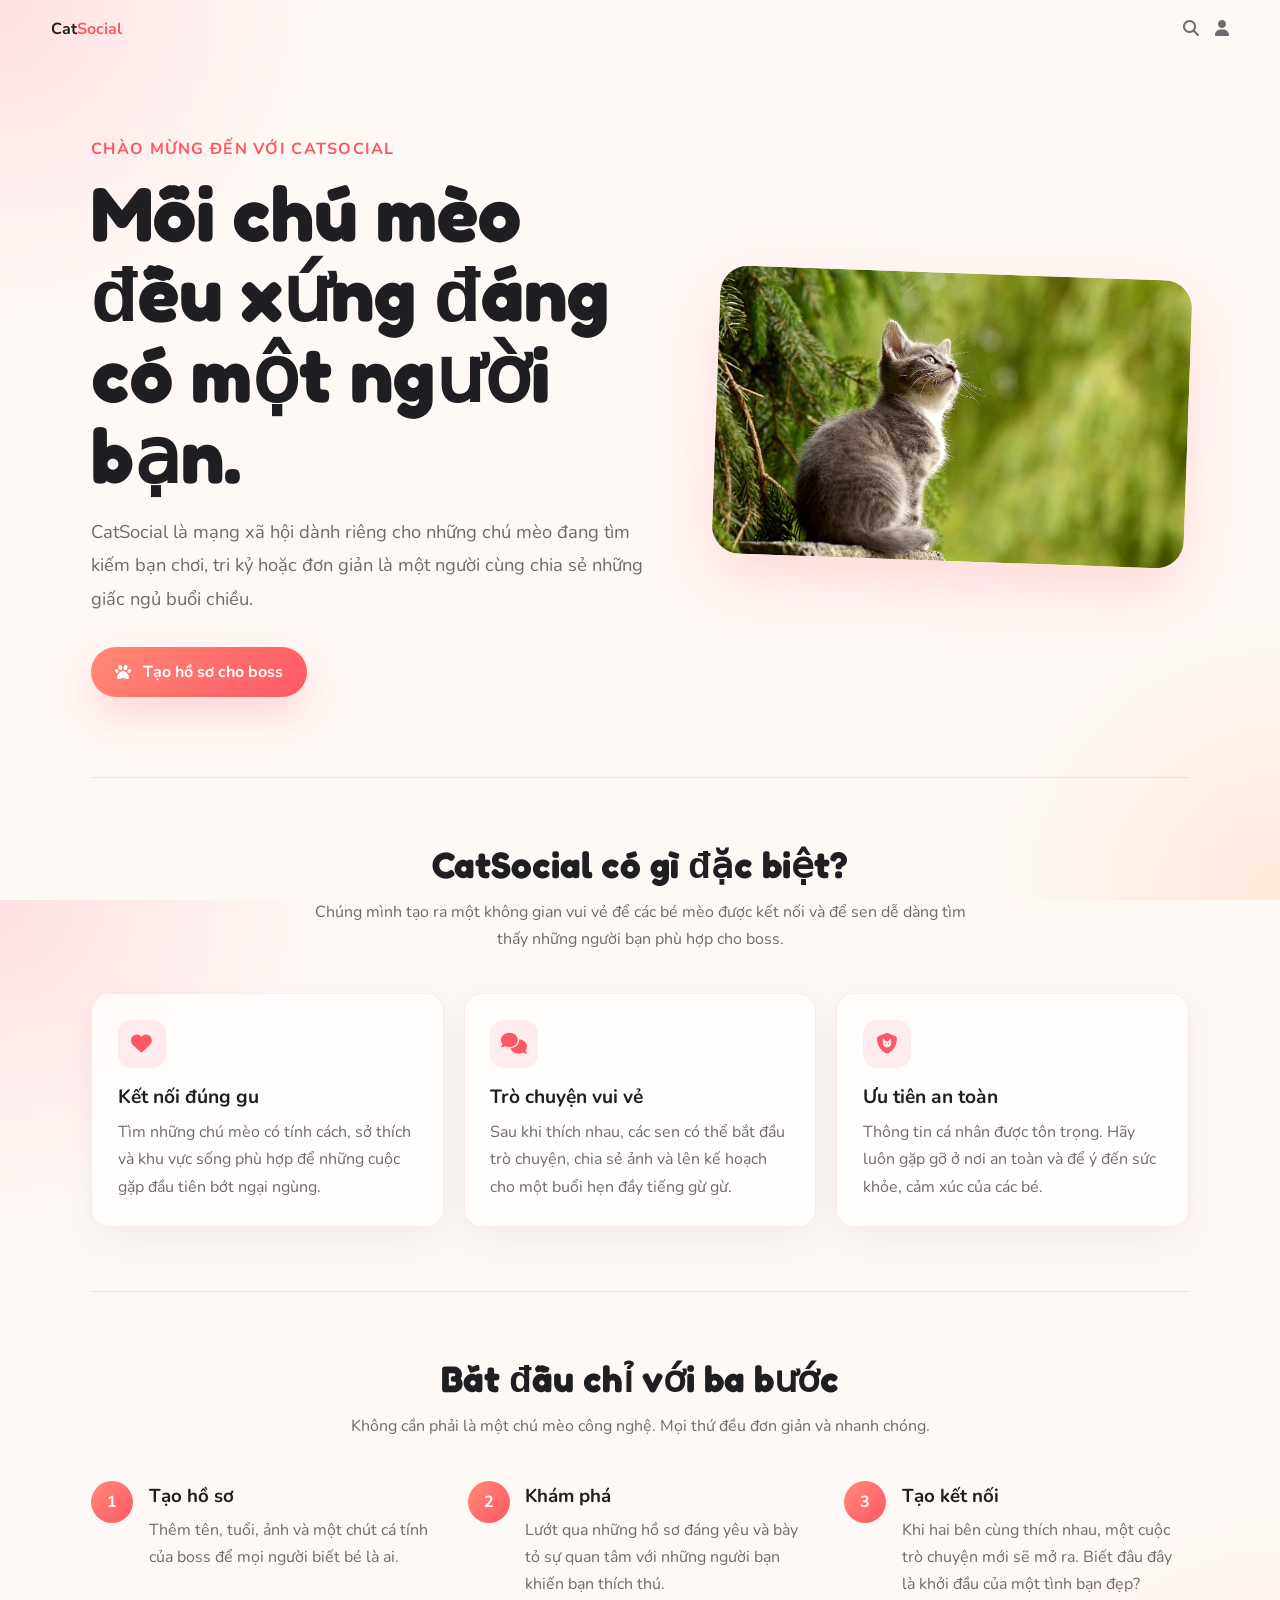
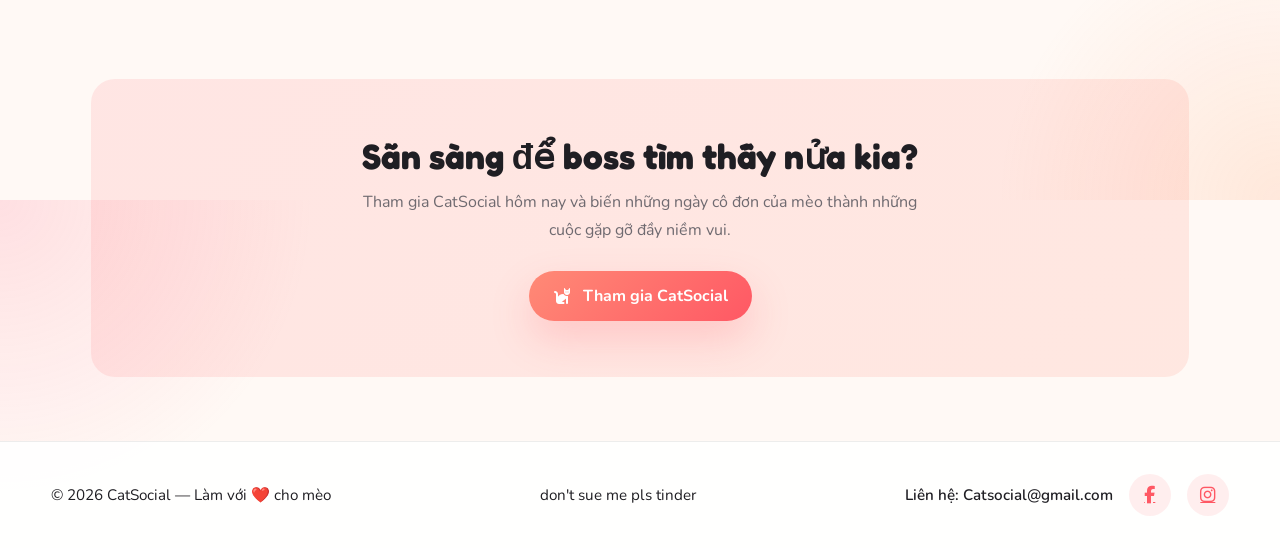
<file: About.html>
<!DOCTYPE html>
<html lang="vi">
<head>
  <meta charset="UTF-8" />
  <meta name="viewport" content="width=device-width, initial-scale=1.0" />
  <meta name="description" content="Tìm hiểu về CatSocial - mạng xã hội giúp những chú mèo tìm bạn bè, bạn chơi và tình yêu." />
  <title>Về CatSocial - Nơi mèo tìm thấy nhau</title>
  <link rel="icon" href="./assets/cat1.svg" type="image/svg+xml" />
  <link rel="preconnect" href="https://fonts.googleapis.com" />
  <link rel="preconnect" href="https://fonts.gstatic.com" crossorigin />
  <link href="https://fonts.googleapis.com/css2?family=Fredoka:wght@400;500;600;700&family=Nunito:wght@400;500;600;700&display=swap" rel="stylesheet" />
  <link rel="stylesheet" href="https://cdnjs.cloudflare.com/ajax/libs/font-awesome/6.5.1/css/all.min.css" />
  <link rel="stylesheet" href="./styles/main.css" />
  <link rel="stylesheet" href="./styles/About.css" />
</head>
<body>
  <nav class="navbar">
    <a href="./index.html" class="logo">Cat<span style="color:var(--primary)">Social</span></a>
    <div class="nav-actions">
      <a href="./search.html" aria-label="Tìm mèo"><i class="fa-solid fa-magnifying-glass"></i></a>
      <a href="./login.html" aria-label="Đăng nhập"><i class="fa-solid fa-user"></i></a>
    </div>
  </nav>

  <main class="about-page">
    <section class="about-hero">
      <div>
        <p class="about-eyebrow">Chào mừng đến với CatSocial</p>
        <h1 class="about-title">Mỗi chú mèo đều xứng đáng có một người bạn.</h1>
        <p class="about-lead">CatSocial là mạng xã hội dành riêng cho những chú mèo đang tìm kiếm bạn chơi, tri kỷ hoặc đơn giản là một người cùng chia sẻ những giấc ngủ buổi chiều.</p>
        <a class="btn primary-btn" href="./register.html"><i class="fa-solid fa-paw"></i> Tạo hồ sơ cho boss</a>
      </div>
      <img class="about-hero-image" src="./assets/cat-simba.jpg" alt="Một chú mèo đáng yêu trên CatSocial" />
    </section>

    <section class="about-section">
      <div class="about-section-heading">
        <h2>CatSocial có gì đặc biệt?</h2>
        <p>Chúng mình tạo ra một không gian vui vẻ để các bé mèo được kết nối và để sen dễ dàng tìm thấy những người bạn phù hợp cho boss.</p>
      </div>
      <div class="about-grid">
        <article class="about-card"><i class="fa-solid fa-heart"></i><h3>Kết nối đúng gu</h3><p>Tìm những chú mèo có tính cách, sở thích và khu vực sống phù hợp để những cuộc gặp đầu tiên bớt ngại ngùng.</p></article>
        <article class="about-card"><i class="fa-solid fa-comments"></i><h3>Trò chuyện vui vẻ</h3><p>Sau khi thích nhau, các sen có thể bắt đầu trò chuyện, chia sẻ ảnh và lên kế hoạch cho một buổi hẹn đầy tiếng gừ gừ.</p></article>
        <article class="about-card"><i class="fa-solid fa-shield-cat"></i><h3>Ưu tiên an toàn</h3><p>Thông tin cá nhân được tôn trọng. Hãy luôn gặp gỡ ở nơi an toàn và để ý đến sức khỏe, cảm xúc của các bé.</p></article>
      </div>
    </section>

    <section class="about-section">
      <div class="about-section-heading"><h2>Bắt đầu chỉ với ba bước</h2><p>Không cần phải là một chú mèo công nghệ. Mọi thứ đều đơn giản và nhanh chóng.</p></div>
      <div class="about-steps">
        <article class="about-step"><h3>Tạo hồ sơ</h3><p>Thêm tên, tuổi, ảnh và một chút cá tính của boss để mọi người biết bé là ai.</p></article>
        <article class="about-step"><h3>Khám phá</h3><p>Lướt qua những hồ sơ đáng yêu và bày tỏ sự quan tâm với những người bạn khiến bạn thích thú.</p></article>
        <article class="about-step"><h3>Tạo kết nối</h3><p>Khi hai bên cùng thích nhau, một cuộc trò chuyện mới sẽ mở ra. Biết đâu đây là khởi đầu của một tình bạn đẹp?</p></article>
      </div>
    </section>

    <section class="about-cta">
      <h2>Sẵn sàng để boss tìm thấy nửa kia?</h2>
      <p>Tham gia CatSocial hôm nay và biến những ngày cô đơn của mèo thành những cuộc gặp gỡ đầy niềm vui.</p>
      <a class="btn primary-btn" href="./register.html"><i class="fa-solid fa-cat"></i> Tham gia CatSocial</a>
    </section>
  </main>

  <footer>
    <p>© 2026 CatSocial — Làm với ❤️ cho mèo</p>
    <p>don't sue me pls tinder</p>
    <div class="social-links"><p>Liên hệ: Catsocial@gmail.com</p><a href="#" aria-label="Facebook"><i class="fa-brands fa-facebook-f"></i></a><a href="#" aria-label="Instagram"><i class="fa-brands fa-instagram"></i></a></div>
  </footer>
</body>
</html>
</file>
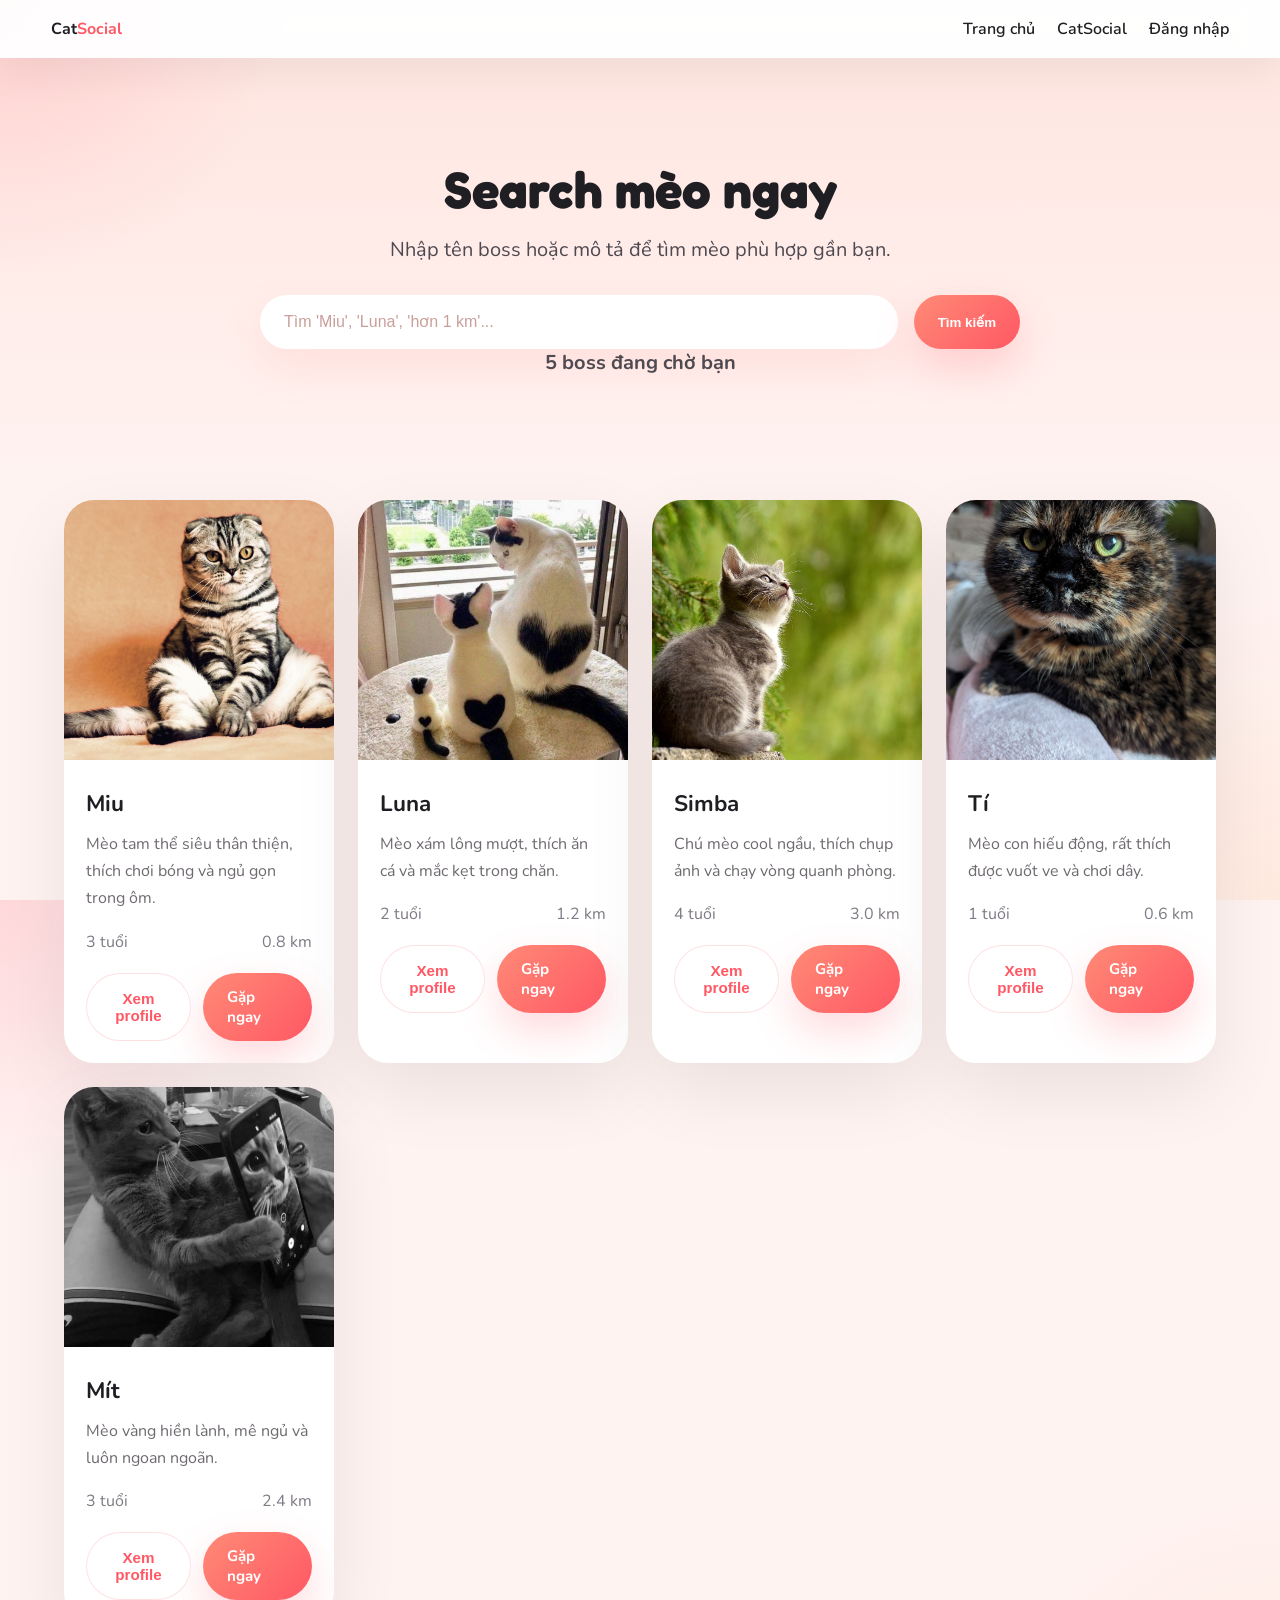
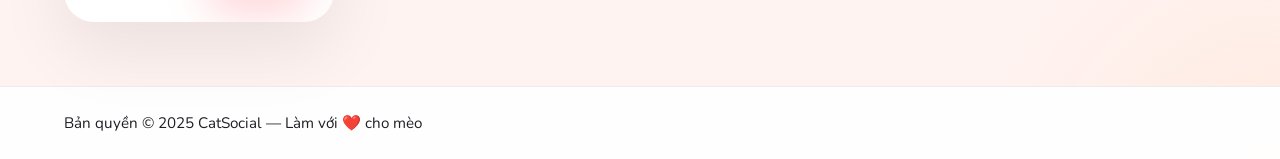
<file: search.html>
<!DOCTYPE html>
<html lang="vi">
<head>
  <meta charset="UTF-8" />
  <meta name="viewport" content="width=device-width, initial-scale=1.0" />
  <meta name="description" content="Search page của CatSocial - tìm kiếm mèo đẹp gần bạn." />
  <title>CatSocial - Tìm mèo</title>
  <link rel="icon" href="./assets/cat1.svg" type="image/svg+xml" />
  <link rel="preconnect" href="https://fonts.googleapis.com" />
  <link rel="preconnect" href="https://fonts.gstatic.com" crossorigin />
  <link href="https://fonts.googleapis.com/css2?family=Fredoka:wght@400;500;600;700&family=Nunito:wght@400;500;600;700&display=swap" rel="stylesheet" />
  <link rel="stylesheet" href="./styles/main.css" />
  <link rel="stylesheet" href="./styles/search.css" />
</head>
<body>
  <nav class="navbar">
    <a href="./index.html" class="logo">
      <span>Cat<span style="color: var(--primary)">Social</span></span>
    </a>
    <div class="nav-actions">
      <a href="./index.html">Trang chủ</a>
      <a href="./CatSocial.html">CatSocial</a>
      <a href="./login.html">Đăng nhập</a>
    </div>
  </nav>

  <section class="search-hero">
    <div class="search-hero-inner">
      <h1>Search mèo ngay</h1>
      <p>Nhập tên boss hoặc mô tả để tìm mèo phù hợp gần bạn.</p>
      <div class="search-form">
        <input id="searchInput" type="search" placeholder="Tìm 'Miu', 'Luna', 'hơn 1 km'..." />
        <button id="searchButton" class="btn primary-btn">Tìm kiếm</button>
      </div>
      <p class="search-summary"><span id="resultCount">5</span> boss đang chờ bạn</p>
    </div>
  </section>

  <main class="search-results" id="searchResults">
    <!-- Cards will load here -->
  </main>

  <footer>
    <p>Bản quyền © 2025 CatSocial — Làm với ❤️ cho mèo</p>
  </footer>

  <script type="module" src="./scripts/search.js"></script>
</body>
</html>
</file>
<file: styles/main.css>
:root{
  --primary:#ff5864; /* deeper tinder pink */
  --accent:#ff8a76; /* warm orange */
  --bg:#fff7f5;
  --muted:#6f6a70;
}

*{box-sizing:border-box}
html,body{height:100%;margin:0;font-family:Nunito,'Segoe UI',Arial,sans-serif}
body{background: radial-gradient(circle at top left, rgba(254, 107, 139, 0.18), transparent 20%),
              radial-gradient(circle at bottom right, rgba(255, 142, 83, 0.16), transparent 18%),
              #fff9f5; color:#1f1e23}

/* Navbar */
.navbar{display:flex;align-items:center;justify-content:space-between;padding:18px 4%;position:relative}
.navbar .logo{font-weight:700;color:#1f1e23;text-decoration:none}
.nav-actions a{color:var(--muted);margin-left:12px}

/* Buttons */
.btn{display:inline-flex;align-items:center;justify-content:center;gap:0.75rem;text-decoration:none;transition:transform 180ms ease,box-shadow 180ms ease,background-color 180ms ease,color 180ms ease;}
.btn.primary-btn{background:linear-gradient(135deg,var(--accent),var(--primary));color:#fff;border:none;padding:14px 24px;border-radius:999px;font-weight:700;box-shadow:0 18px 40px rgba(255,88,100,0.22);}
.btn.primary-btn:hover{transform:translateY(-2px);box-shadow:0 22px 50px rgba(255,88,100,0.28);}
.btn.secondary-btn{background:rgba(255,255,255,0.92);border:1px solid rgba(255,88,100,0.18);padding:12px 20px;border-radius:999px;color:var(--primary);font-weight:700;backdrop-filter:blur(10px);}
.btn.secondary-btn:hover{background:rgba(255,88,100,0.08);border-color:rgba(255,88,100,0.28);}

/* Hero tweaks */
.hero-section{display:flex;gap:32px;align-items:center;padding:5rem 4rem}
.hero-section .hero-section-info{flex:1}
.hero-section-info-title{font-family:Fredoka, sans-serif;font-size:3.2rem;margin:0 0 1rem;color:#1f1e23}
.hero-section-info-description{color:var(--muted);max-width:640px;font-size:1.15rem}

.card-deck{width:420px;max-width:92%;height:640px;position:relative;margin:1.5rem auto}
#main-content{display:flex;justify-content:center;align-items:center;min-height:60vh;padding:2rem 1rem}
.swipe-card{position:absolute;left:50%;top:0;transform:translateX(-50%);width:100%;height:100%;border-radius:24px;background:#fff;box-shadow:0 30px 80px rgba(0,0,0,0.16);overflow:hidden;display:flex;flex-direction:column;transition:transform 250ms ease,opacity 250ms ease}
.swipe-card img{width:100%;height:65%;object-fit:cover}
.swipe-card .card-body{padding:16px}
.swipe-card .card-title{font-size:1.25rem;font-weight:700;margin:0}
.swipe-card .card-sub{color:var(--muted);margin-top:6px}

/* Image media with overlay */
.card-media{position:relative;height:65%;overflow:hidden}
.card-media img{width:100%;height:100%;object-fit:cover;display:block}
.card-media::after{content:'';position:absolute;left:0;right:0;bottom:0;height:50%;background:linear-gradient(180deg,transparent,rgba(0,0,0,0.5));pointer-events:none}
.name-badge{position:absolute;left:18px;bottom:22px;color:#fff;font-weight:700;font-size:1.15rem;text-shadow:0 8px 26px rgba(0,0,0,0.32)}

/* Better action buttons (fixed bottom center like Tinder) */
.swipe-actions{display:flex;justify-content:center;gap:18px;position:fixed;left:50%;transform:translateX(-50%);bottom:48px;z-index:1200}
.swipe-actions .action{width:72px;height:72px;border-radius:999px;display:inline-grid;place-items:center;background:#fff;box-shadow:0 18px 40px rgba(0,0,0,0.12);border:0;font-size:1.6rem;transition:transform 180ms ease,box-shadow 180ms ease,background-color 180ms ease;}
.swipe-actions .action:hover{transform:translateY(-2px) scale(1.03);box-shadow:0 24px 54px rgba(0,0,0,0.18);}
.action.pass{color:var(--primary);background:#fff}
.action.like{background:linear-gradient(135deg,var(--primary),var(--accent));color:#fff;box-shadow:0 20px 50px rgba(255,88,100,0.18)}

/* subtle hero background */
.hero-section{background:radial-gradient(circle at 10% 10%, rgba(255,88,100,0.06), transparent 20%);border-radius:20px;padding:3.5rem 3rem}

/* container limit */
.container, .container-fluid{max-width:1200px;margin:0 auto}

.empty-state{display:flex;align-items:center;justify-content:center;height:260px;color:var(--muted)}

/* stamp overlays (THÍCH / BỎ QUA) */
.stamp{position:absolute;top:22px;padding:8px 14px;border-radius:8px;font-weight:700;color:#fff;letter-spacing:1px;opacity:0;transform:scale(0.9);transition:opacity 120ms ease,transform 120ms ease;z-index:40}
.stamp.like{left:18px;background:linear-gradient(135deg,var(--primary),var(--accent));box-shadow:0 8px 24px rgba(255,88,100,0.12)}
.stamp.nope{right:18px;background:rgba(0,0,0,0.56)}

footer{display:flex;flex-wrap:wrap;justify-content:space-between;align-items:center;gap:1rem;padding:2rem 4%;background:rgba(255,255,255,0.95);border-top:1px solid rgba(31,30,35,0.08);color:var(--muted);font-size:0.95rem}
footer p{margin:0;line-height:1.6;color:#1f1e23}
footer .social-links{display:flex;align-items:center;gap:1rem;flex-wrap:wrap}
footer .social-links p{margin:0;color:#1f1e23;font-weight:600}
footer .social-links a{display:inline-flex;align-items:center;justify-content:center;width:42px;height:42px;border-radius:50%;background:rgba(255,88,100,0.1);color:var(--primary);transition:transform 180ms ease,background-color 180ms ease,color 180ms ease}
footer .social-links a:hover{transform:translateY(-2px);background:linear-gradient(135deg,var(--accent),var(--primary));color:#fff}
footer .social-links i{font-size:1.1rem}

/* responsive */
@media (max-width:768px){
  .hero-section{flex-direction:column;padding:3rem 1rem}
  .hero-section-info-title{font-size:2rem}
}
</file>
<file: styles/About.css>
.about-page{max-width:1200px;margin:0 auto;padding:1rem 4% 4rem}
.about-hero{display:grid;grid-template-columns:1.1fr .9fr;gap:3rem;align-items:center;padding:4rem 0 5rem}
.about-eyebrow{color:var(--primary);font-weight:700;letter-spacing:.08em;text-transform:uppercase;margin:0 0 .8rem}
.about-title{font-family:Fredoka,sans-serif;font-size:clamp(2.5rem,6vw,4.8rem);line-height:1.05;margin:0 0 1.25rem;color:#1f1e23}
.about-lead{color:var(--muted);font-size:1.15rem;line-height:1.8;max-width:640px;margin:0 0 2rem}
.about-hero-image{width:100%;max-height:440px;object-fit:cover;border-radius:28px;box-shadow:0 24px 60px rgba(255,88,100,.2);transform:rotate(2deg)}
.about-section{padding:4rem 0;border-top:1px solid rgba(31,30,35,.08)}
.about-section-heading{text-align:center;max-width:680px;margin:0 auto 2.5rem}
.about-section-heading h2{font-family:Fredoka,sans-serif;font-size:2.3rem;margin:0 0 .75rem}
.about-section-heading p{color:var(--muted);line-height:1.7;margin:0}
.about-grid{display:grid;grid-template-columns:repeat(3,1fr);gap:1.25rem}
.about-card{background:rgba(255,255,255,.78);border:1px solid rgba(255,88,100,.12);border-radius:18px;padding:1.6rem;box-shadow:0 12px 35px rgba(31,30,35,.06)}
.about-card i{display:grid;place-items:center;width:48px;height:48px;border-radius:14px;background:rgba(255,88,100,.1);color:var(--primary);font-size:1.3rem;margin-bottom:1rem}
.about-card h3{margin:0 0 .6rem;font-size:1.2rem}
.about-card p{color:var(--muted);line-height:1.7;margin:0}
.about-steps{counter-reset:step;display:grid;grid-template-columns:repeat(3,1fr);gap:2rem}
.about-step{position:relative;padding-left:3.6rem}
.about-step::before{counter-increment:step;content:counter(step);position:absolute;left:0;top:0;display:grid;place-items:center;width:42px;height:42px;border-radius:50%;background:linear-gradient(135deg,var(--accent),var(--primary));color:#fff;font-weight:700}
.about-step h3{margin:.15rem 0 .5rem}
.about-step p{color:var(--muted);line-height:1.7;margin:0}
.about-cta{text-align:center;background:linear-gradient(135deg,rgba(255,88,100,.12),rgba(255,138,118,.16));border-radius:24px;padding:3.5rem 1.5rem;margin-top:1rem}
.about-cta h2{font-family:Fredoka,sans-serif;font-size:2.2rem;margin:0 0 .8rem}
.about-cta p{color:var(--muted);margin:0 auto 1.7rem;max-width:560px;line-height:1.7}
@media (max-width:768px){.about-hero{grid-template-columns:1fr;padding:3rem 0}.about-hero-image{max-height:320px}.about-grid,.about-steps{grid-template-columns:1fr}.about-section{padding:3rem 0}.about-title{font-size:3rem}}
</file>
<file: styles/search.css>
:root {
  --search-bg: #ffd8d2;
}

body {
  background: radial-gradient(circle at top left, rgba(255, 91, 117, 0.18), transparent 18%),
              radial-gradient(circle at bottom right, rgba(255, 183, 129, 0.16), transparent 20%),
              #fff3f1;
}

.navbar {
  display: flex;
  align-items: center;
  justify-content: space-between;
  padding: 18px 4%;
  position: sticky;
  top: 0;
  z-index: 100;
  background: rgba(255, 255, 255, 0.92);
  backdrop-filter: blur(16px);
  box-shadow: 0 14px 40px rgba(0, 0, 0, 0.06);
}

.navbar .logo {
  font-weight: 700;
  color: #1f1e23;
  text-decoration: none;
}

.nav-actions a {
  color: #1f1e23;
  margin-left: 18px;
  text-decoration: none;
  font-weight: 600;
}

.search-hero {
  padding: 100px 4rem 60px;
  text-align: center;
  background: linear-gradient(180deg, rgba(255, 175, 154, 0.18), rgba(255, 223, 215, 0.05));
}

.search-hero-inner {
  max-width: 860px;
  margin: 0 auto;
}

.search-hero h1 {
  font-family: 'Fredoka', sans-serif;
  font-size: clamp(3rem, 4vw, 5.2rem);
  margin: 0 0 1rem;
  color: #1f1e23;
}

.search-hero p {
  color: #4f4a52;
  font-size: 1.25rem;
  margin: 0 0 2rem;
}

.search-form {
  display: grid;
  grid-template-columns: 1fr auto;
  gap: 16px;
  max-width: 760px;
  margin: 0 auto;
}

.search-form input {
  border: none;
  border-radius: 999px;
  padding: 18px 24px;
  font-size: 1rem;
  box-shadow: 0 18px 40px rgba(255, 151, 143, 0.16);
  outline: none;
  width: 100%;
  background: #fff;
}

.search-form input::placeholder {
  color: #c99f9b;
}

.search-summary {
  margin-top: 1rem;
  color: #1f1e23;
  font-weight: 700;
}

.search-results {
  display: grid;
  grid-template-columns: repeat(auto-fit, minmax(260px, 1fr));
  gap: 24px;
  padding: 2rem 4rem 4rem;
}

.search-card {
  background: #fff;
  border-radius: 30px;
  overflow: hidden;
  box-shadow: 0 28px 70px rgba(0, 0, 0, 0.08);
  transition: transform 200ms ease, box-shadow 200ms ease;
}

.search-card:hover {
  transform: translateY(-6px);
}

.search-card img {
  width: 100%;
  height: 260px;
  object-fit: cover;
}

.search-card-body {
  padding: 22px;
}

.search-card-body h3 {
  margin: 0;
  font-size: 1.4rem;
  color: #1f1e23;
}

.search-card-body p {
  margin: 12px 0 0;
  color: #6f6a70;
  line-height: 1.7;
}

.search-card-meta {
  display: flex;
  justify-content: space-between;
  gap: 12px;
  margin-top: 18px;
  color: #7f7a84;
}

.search-card-actions {
  display: flex;
  gap: 12px;
  margin-top: 20px;
}

.search-card-actions .btn {
  width: 100%;
  border-radius: 999px;
  font-size: 0.95rem;
}

.profile-dialog {
  width: min(480px, calc(100% - 32px));
  padding: 28px;
  color: #1f1e23;
  border: 1px solid rgba(255, 88, 100, 0.18);
  border-radius: 24px;
  box-shadow: 0 28px 70px rgba(0, 0, 0, 0.18);
}

.profile-dialog::backdrop {
  background: rgba(31, 30, 35, 0.45);
  backdrop-filter: blur(4px);
}

.profile-dialog h2 {
  margin: 0 0 12px;
  font-family: 'Fredoka', sans-serif;
}

.profile-dialog p {
  color: #6f6a70;
  line-height: 1.7;
}

.profile-dialog .search-card-actions {
  justify-content: flex-end;
}

.empty-state {
  padding: 60px 20px;
  text-align: center;
  color: #5f5663;
  font-size: 1.1rem;
  grid-column: 1 / -1;
}

footer {
  padding: 24px 4rem;
  text-align: center;
  color: #7f7a84;
}

@media (max-width: 768px) {
  .search-hero {
    padding: 80px 2rem 40px;
  }

  .search-form {
    grid-template-columns: 1fr;
  }

  .search-results {
    padding: 2rem 2rem 4rem;
  }

  footer {
    padding: 24px 2rem;
  }
}
</file>
